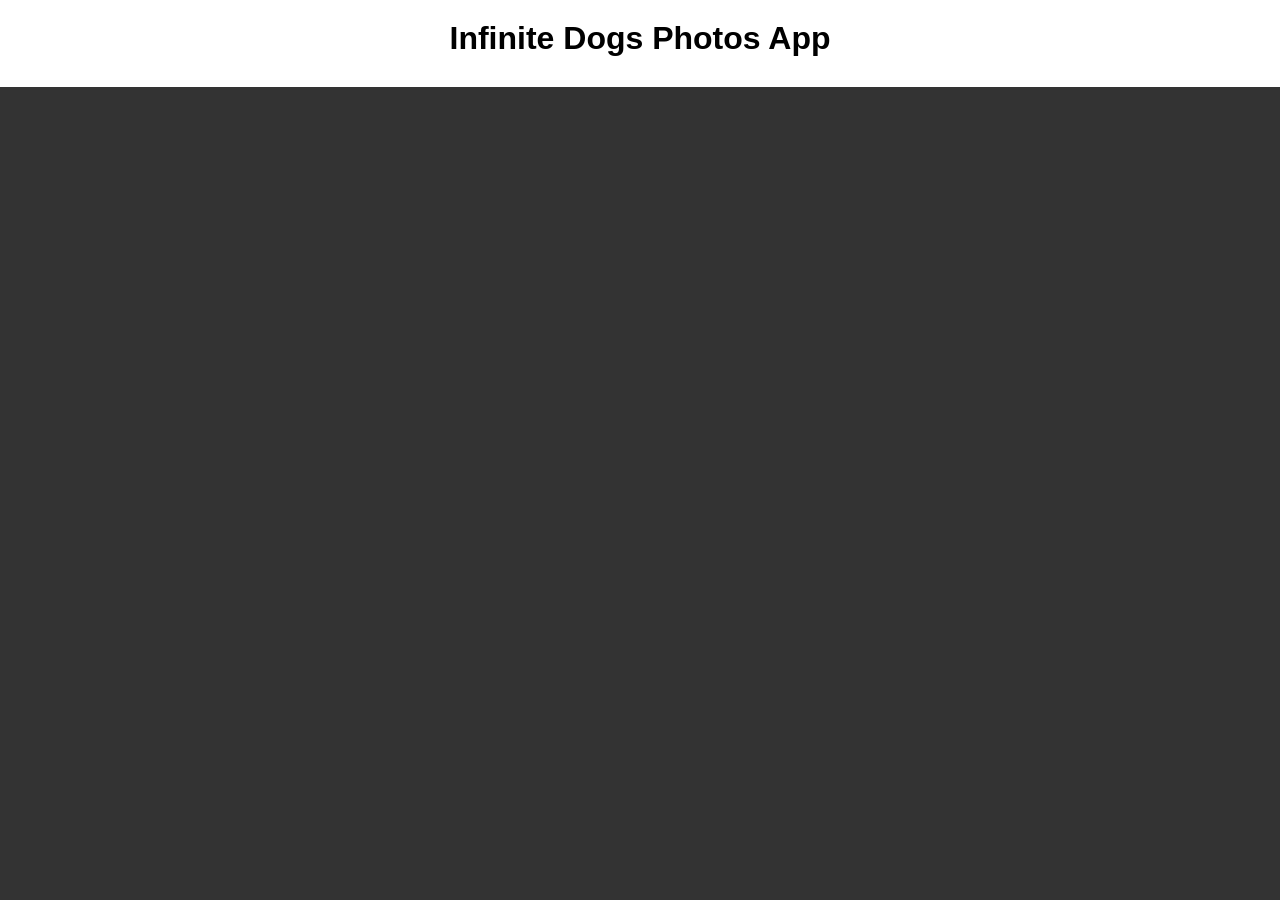
<file: dogs/index.html>
<!doctype html>
<html lang="en">
  <head>
    <meta charset="UTF-8" />
    <meta name="viewport" content="width=device-width, initial-scale=1.0" />
    <title>Infinite Dogs Photos App</title>
    <link rel="stylesheet" href="./style.css" />
  </head>
  <body>
    <main class="app">
      <header class="header">
        <h1>Infinite Dogs Photos App</h1>
        <div id="breed"></div>
      </header>
      <section class="slideShow" id="slideShow"></section>
    </main>
    <script src="./main.js"></script>
  </body>
</html>
</file>
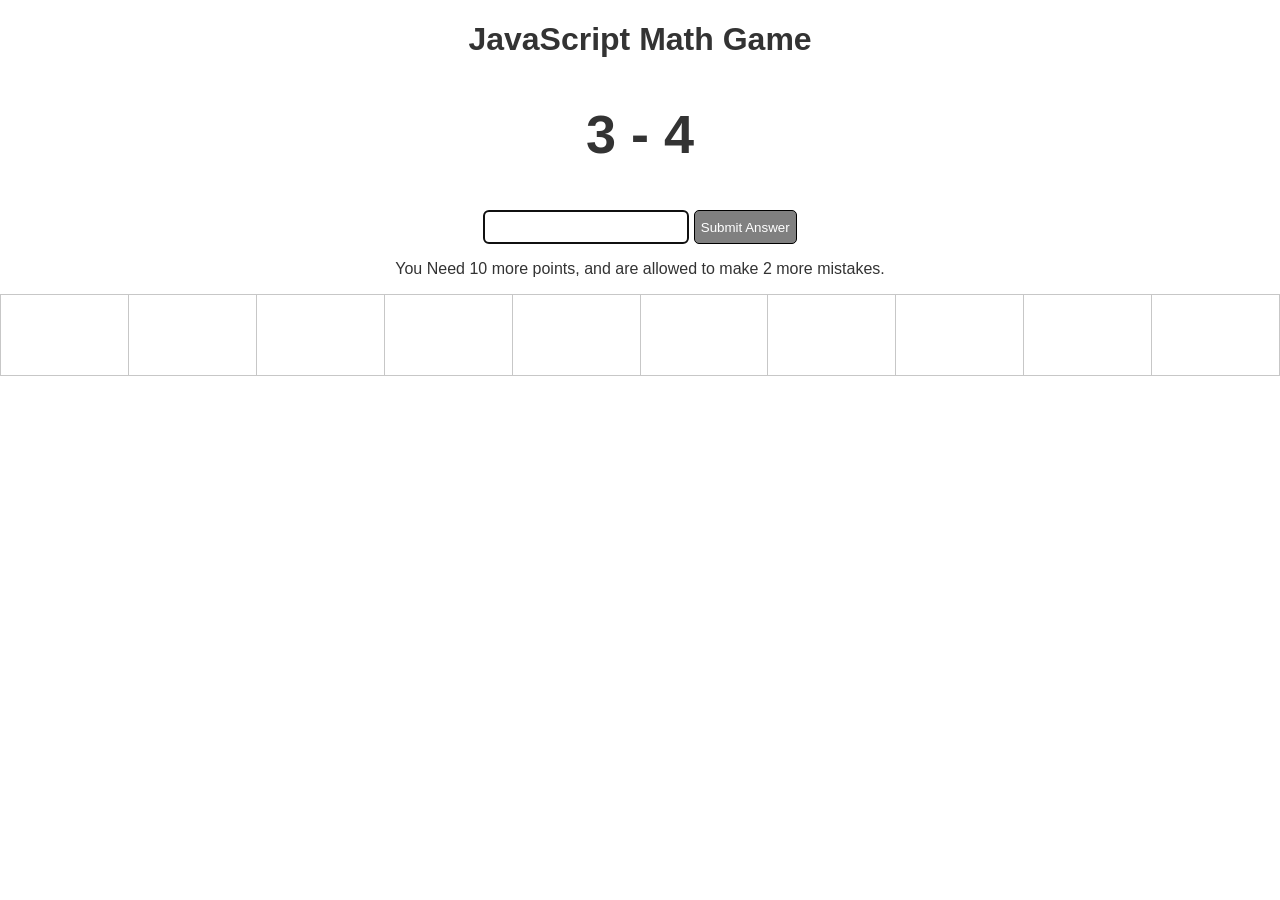
<file: game/index.html>
<!doctype html>
<html lang="en">
  <head>
    <meta charset="UTF-8" />
    <meta name="viewport" content="width=device-width, initial-scale=1.0" />
    <title>JavaScript Math Game</title>
    <link rel="stylesheet" href="./style.css" />
  </head>
  <body>
    <h1>JavaScript Math Game</h1>
    <section class="main-ui">
      <h2 class="question"></h2>
      <form action="" class="form">
        <input id="inputText" type="text" autocomplete="off" />
        <button>Submit Answer</button>
      </form>
      <p>
        You Need <span class="points-needed">10</span> more points, and are
        allowed to make <span class="mistakes-allowed">2</span> more mistakes.
      </p>
      <div class="progress">
        <div class="boxes">
          <div class="box"></div>
          <div class="box"></div>
          <div class="box"></div>
          <div class="box"></div>
          <div class="box"></div>
          <div class="box"></div>
          <div class="box"></div>
          <div class="box"></div>
          <div class="box"></div>
          <div class="box"></div>
        </div>
        <div class="progress-inner"></div>
      </div>
    </section>

    <div class="overlay">
      <div class="overlay-inner">
        <p class="end-message"></p>
        <button class="reset-button">Start Over</button>
      </div>
    </div>

    <script src="./main.js"></script>
  </body>
</html>
</file>
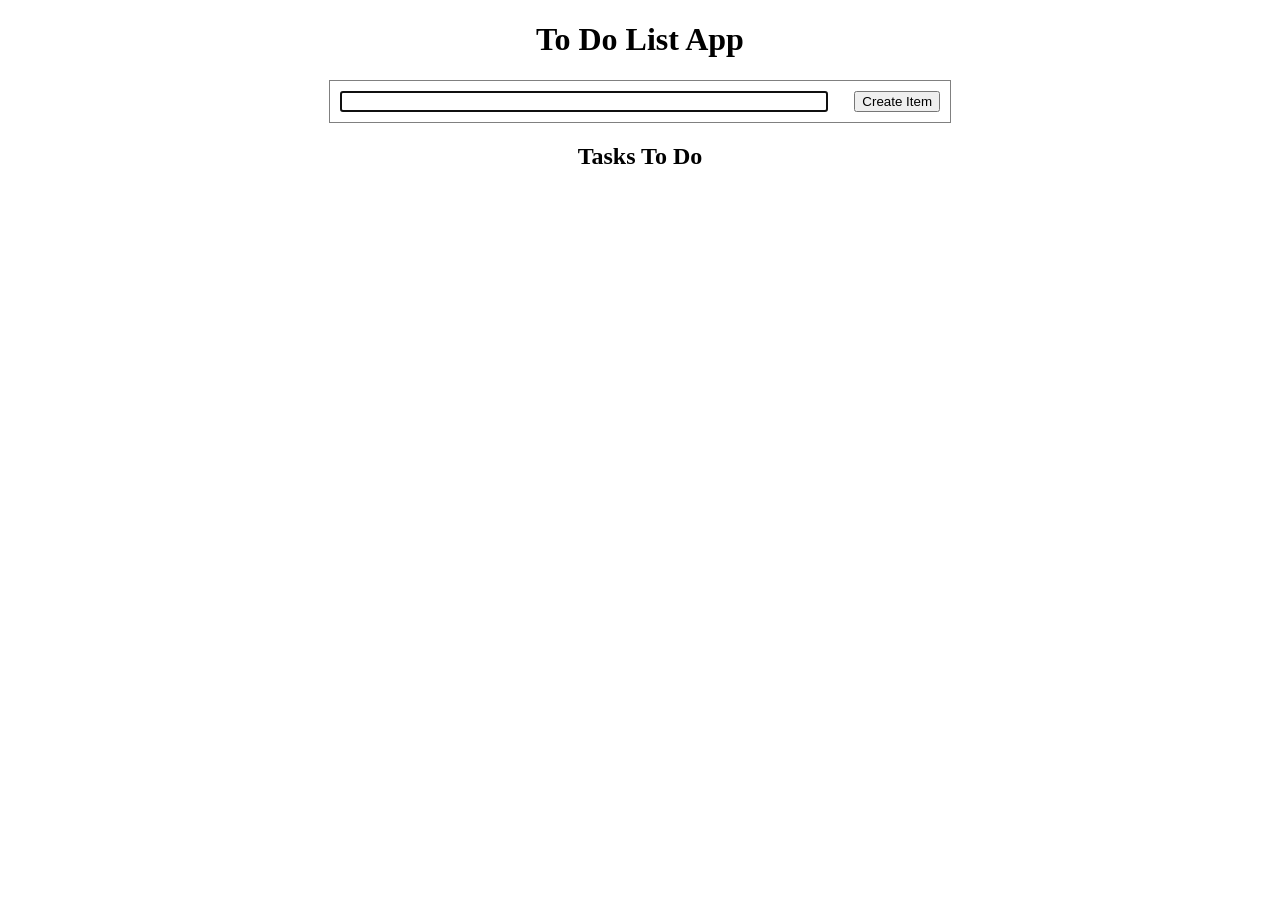
<file: todolist/index.html>
<!doctype html>
<html lang="en">
  <head>
    <meta charset="UTF-8" />
    <meta name="viewport" content="width=device-width, initial-scale=1.0" />
    <title>To Do List App</title>
    <link rel="stylesheet" href="./style.css" />
  </head>
  <body>
    <header>
      <h1>To Do List App</h1>
      <form id="tasksForm">
        <input id="tasksInput" type="text" autocomplete="off" />
        <button>Create Item</button>
      </form>
    </header>
    <main id="tasksContainer">
      <h2>Tasks To Do</h2>
      <div id="items">
        <!-- <div class="item"><span>Task1</span> <button>Delete</button></div> -->
      </div>
    </main>
    <script src="./main.js"></script>
  </body>
</html>
</file>
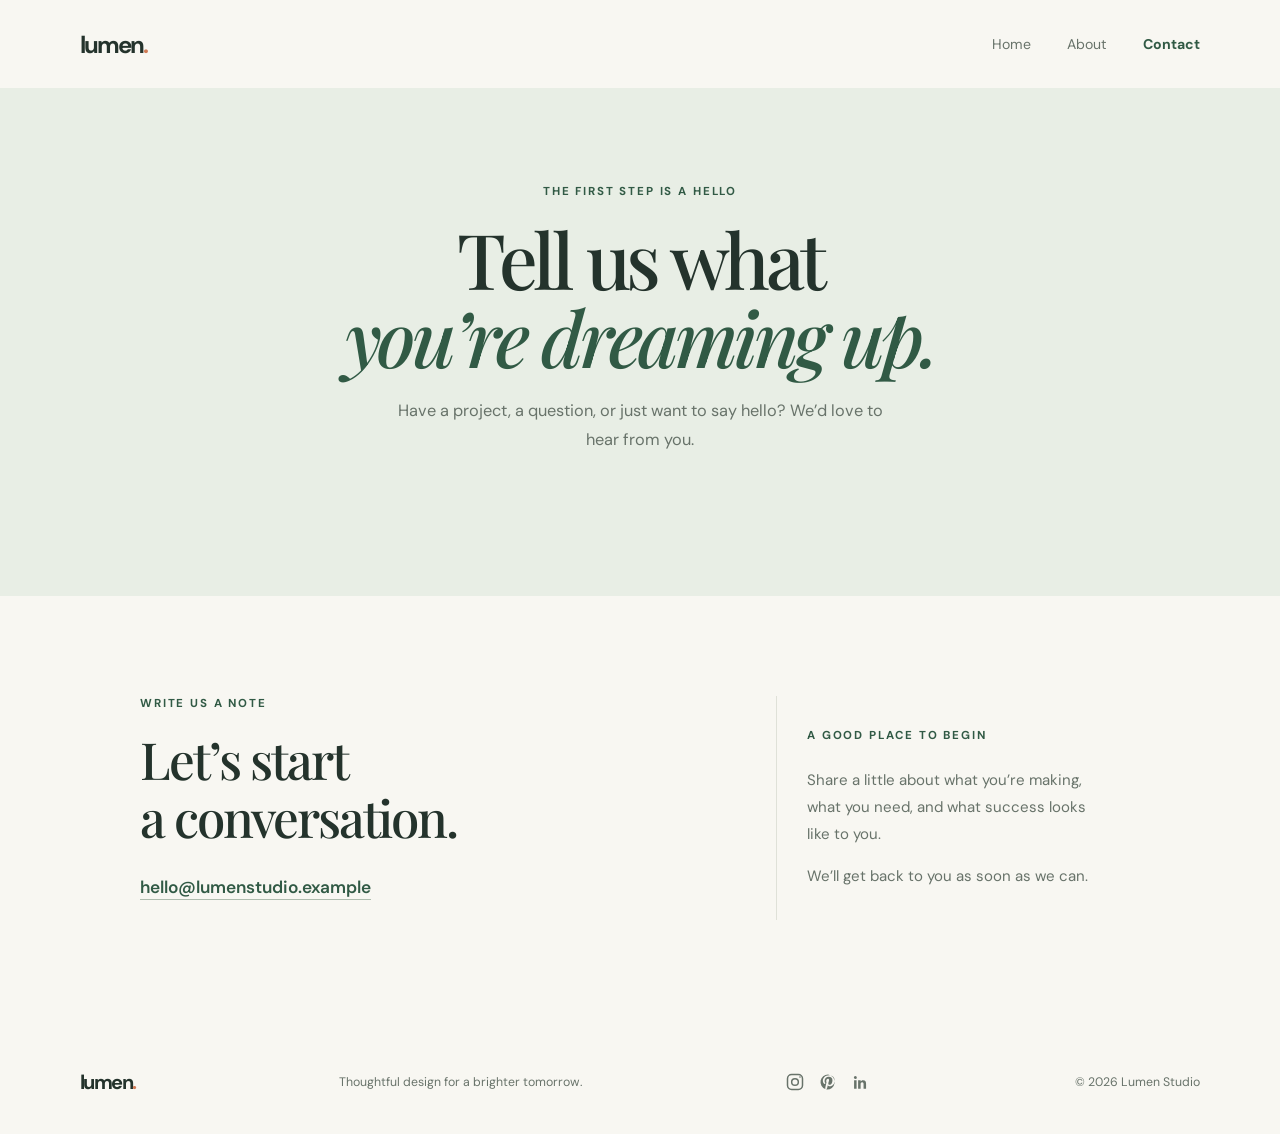
<file: contact.html>
<!doctype html>
<html lang="en">
  <head>
    <meta charset="UTF-8" />
    <meta name="viewport" content="width=device-width, initial-scale=1.0" />
    <meta
      name="description"
      content="Get in touch with Lumen Studio to talk about your next creative project."
    />
    <link rel="stylesheet" href="styles.css" />
    <title>Contact | Lumen Studio</title>
  </head>
  <body>
    <header class="site-header">
      <a class="brand" href="index.html" aria-label="Lumen Studio home">lumen<span>.</span></a>
      <nav class="site-nav" aria-label="Main navigation">
        <a href="index.html">Home</a>
        <a href="about.html">About</a>
        <a href="contact.html" aria-current="page">Contact</a>
      </nav>
    </header>

    <main>
      <section class="page-hero contact-hero">
        <p class="eyebrow">The first step is a hello</p>
        <h1>Tell us what<br /><span>you’re dreaming up.</span></h1>
        <p class="hero-copy">
          Have a project, a question, or just want to say hello? We’d love to hear from you.
        </p>
      </section>

      <section class="contact-details section-wrap">
        <div class="contact-card">
          <p class="eyebrow">Write us a note</p>
          <h2>Let’s start<br />a conversation.</h2>
          <a class="email-link" href="mailto:hello@lumenstudio.example">hello@lumenstudio.example</a>
        </div>
        <div class="contact-aside">
          <p class="eyebrow">A good place to begin</p>
          <p>Share a little about what you’re making, what you need, and what success looks like to you.</p>
          <p>We’ll get back to you as soon as we can.</p>
        </div>
      </section>
    </main>

    <footer class="site-footer">
      <a class="brand" href="index.html">lumen<span>.</span></a>
      <p>Thoughtful design for a brighter tomorrow.</p>
      <nav class="social-links" aria-label="Social media">
        <a href="https://www.instagram.com/" aria-label="Instagram">
          <svg viewBox="0 0 24 24" aria-hidden="true">
            <rect x="3" y="3" width="18" height="18" rx="5"></rect>
            <circle cx="12" cy="12" r="4"></circle>
            <circle class="social-icon-dot" cx="18" cy="6" r="1"></circle>
          </svg>
        </a>
        <a href="https://www.pinterest.com/" aria-label="Pinterest">
          <svg viewBox="0 0 24 24" aria-hidden="true">
            <path d="M12 3a9 9 0 0 0-3.28 17.38c-.03-.72-.01-1.58.18-2.36l1.32-5.6s-.33-.66-.33-1.63c0-1.53.89-2.68 2-2.68.95 0 1.41.71 1.41 1.56 0 .95-.61 2.38-.92 3.71-.26 1.11.56 2.01 1.65 2.01 1.98 0 3.31-2.54 3.31-5.55 0-2.29-1.54-4-4.34-4-3.16 0-5.12 2.36-5.12 4.99 0 .91.27 1.55.69 2.04.19.23.22.32.15.58l-.2.8c-.07.26-.29.35-.53.25-1.47-.6-2.15-2.21-2.15-4.02 0-2.99 2.52-6.57 7.52-6.57 4.02 0 6.67 2.91 6.67 6.03 0 4.13-2.3 7.21-5.69 7.21-1.14 0-2.21-.62-2.58-1.32l-.74 2.96c-.22.81-.66 1.62-1.06 2.25A9 9 0 1 0 12 3Z"></path>
          </svg>
        </a>
        <a href="https://www.linkedin.com/" aria-label="LinkedIn">
          <svg viewBox="0 0 24 24" aria-hidden="true">
            <path d="M5.2 8.4a1.8 1.8 0 1 0 0-3.6 1.8 1.8 0 0 0 0 3.6ZM3.7 10h3v10h-3V10Zm5 0h2.9v1.4h.04c.4-.76 1.38-1.56 2.84-1.56 3.04 0 3.6 2 3.6 4.6V20h-3v-4.92c0-1.18-.02-2.7-1.64-2.7-1.65 0-1.9 1.28-1.9 2.62V20h-3V10Z"></path>
          </svg>
        </a>
      </nav>
      <small>© 2026 Lumen Studio</small>
    </footer>
  </body>
</html>
</file>
<file: dogs/style.css>
body {
  margin: 0px;
  padding: 0px;
  width: 100%;
  height: 100%;
  font-family: sans-serif;
}
.app {
  height: 100vh;
  width: 100%;
  display: flex;
  flex-direction: column;
}
.header {
  text-align: center;
  padding: 20px 0px;
}
.header h1 {
  margin: 0px 0px 10px 0px;
}
select {
  font-family: sans-serif;
}
.slideShow {
  flex: 1;
  background-color: #333333;
  position: relative;
  overflow: hidden;
}
.slide {
  position: absolute;
  top: 0px;
  left: 0px;
  bottom: 0px;
  right: 0px;
  background-repeat: no-repeat;
  background-size: contain;
  background-position: center center;
  opacity: 0;
  transform: scale(1);
  transition: all 0.9s ease-out;
}
.slide:nth-last-child(2) {
  opacity: 1;
  transform: scale(1.08);
}
</file>
<file: game/style.css>
body {
  margin: 0px;
  padding: 0px;
  width: 100%;
  font-family: sans-serif;
  color: #333333;
}
h1,
.form,
.main-ui p {
  text-align: center;
}
.question {
  text-align: center;
  font-size: 54px;
}
.form input {
  border-radius: 5px;
  border: 1px solid gray;
  width: 200px;
  height: 30px;
}
.form button,
.reset-button {
  border-radius: 5px;
  border: 1px solid black;
  width: fit-content;
  height: 34px;
  background-color: gray;
  color: white;
}
.form button:hover,
.reset-button:hover {
  background-color: chocolate;
}
.boxes {
  display: flex;
  width: 100%;
}
.progress {
  border: 1px solid #c7c7c7;
  border-right: none;
  position: relative;
}
.progress-inner {
  position: absolute;
  top: 0px;
  bottom: 0px;
  width: 100%;
  background-color: #7ecc00;
  opacity: 0.57;
  transform: scaleX(0);
  transform-origin: center left;
  transition: transform 0.4s ease-in-out;
}
.box {
  height: 80px;
  border-right: 1px solid #c7c7c7;
  flex: 1;
}
.overlay {
  position: fixed;
  top: 0px;
  bottom: 0px;
  left: 0px;
  right: 0px;
  background-color: rgba(255, 255, 255, 0.82);
  display: flex;
  justify-content: center;
  align-items: center;
  opacity: 0;
  visibility: hidden;
  transition: all 0.33s ease-in-out;
  transform: scale(1.2);
}
.end-message {
  text-align: center;
  margin-left: -15px;
}
body.overlay-is-open .overlay {
  opacity: 1;
  visibility: visible;
  transform: scale(1);
}
body.overlay-is-open .main-ui {
  filter: blur(4px);
}
@keyframes showError {
  50% {
    color: red;
    transform: scale(1.1);
  }
  100% {
    color: #333333;
    transform: scale(1);
  }
}
.animate-worng {
  animation: 0.45s showError;
}
</file>
<file: todolist/style.css>
body {
  margin: 0px;
  padding: 0px;
  width: 100%;
}
h1,
#tasksForm,
#tasksContainer {
  text-align: center;
}
#tasksForm,
.item {
  margin: 10px auto;
  width: 600px;
  list-style-type: none;
  display: flex;
  justify-content: space-between;
  align-items: center;
  border: 1px solid gray;
  padding: 10px;
}
#tasksForm input {
  width: 80%;
}
</file>
<file: styles.css>
@import url("https://fonts.googleapis.com/css2?family=DM+Sans:wght@400;500;600;700&family=Playfair+Display:wght@500;600&display=swap");

:root {
  font-family: "DM Sans", sans-serif;
  color: #24332c;
  background: #f8f7f2;
  font-synthesis: none;
  text-rendering: optimizeLegibility;
  -webkit-font-smoothing: antialiased;
  -moz-osx-font-smoothing: grayscale;
  font-optical-sizing: auto;
  font-weight: 400;
  --green: #315a45;
  --muted: #68736a;
  --paper: #f8f7f2;
}

* {
  box-sizing: border-box;
}

body {
  margin: 0;
  min-width: 320px;
}

a {
  color: inherit;
}

.site-header,
.site-footer {
  display: flex;
  align-items: center;
  justify-content: space-between;
  width: min(1120px, calc(100% - 64px));
  margin: 0 auto;
}

.site-header {
  height: 88px;
}

.brand {
  color: #24332c;
  font-size: 1.5rem;
  font-weight: 700;
  letter-spacing: -0.08em;
  text-decoration: none;
}

.brand span {
  color: #d17b56;
}

.site-nav {
  display: flex;
  gap: 36px;
}

.site-nav a {
  color: #68736a;
  font-size: 0.88rem;
  text-decoration: none;
  transition: color 160ms ease;
}

.site-nav a:hover,
.site-nav a[aria-current="page"] {
  color: var(--green);
}

.site-nav a[aria-current="page"] {
  font-weight: 700;
}

.hero,
.page-hero {
  position: relative;
  overflow: hidden;
  padding: 118px 24px 130px;
  background: #e8eee5;
  text-align: center;
}

.hero::after {
  position: absolute;
  top: 48px;
  right: max(calc((100% - 1050px) / 2), 48px);
  width: 164px;
  height: 164px;
  border: 1px solid rgb(49 90 69 / 20%);
  border-radius: 50%;
  content: "";
}

.hero::before {
  position: absolute;
  top: 70px;
  right: max(calc((100% - 1050px) / 2 + 22px), 70px);
  width: 120px;
  height: 120px;
  border: 1px solid rgb(49 90 69 / 20%);
  border-radius: 50%;
  content: "";
}

.eyebrow {
  margin: 0 0 20px;
  color: var(--green);
  font-size: 0.72rem;
  font-weight: 700;
  letter-spacing: 0.16em;
  text-transform: uppercase;
}

h1,
h2,
h3,
p {
  margin-top: 0;
}

h1,
h2 {
  font-family: "Playfair Display", Georgia, serif;
  font-weight: 500;
}

.hero h1,
.page-hero h1 {
  margin-bottom: 20px;
  font-size: clamp(3.2rem, 7vw, 6rem);
  letter-spacing: -0.055em;
  line-height: 1.02;
}

.hero h1 span,
.page-hero h1 span {
  color: var(--green);
  font-style: italic;
}

.hero-copy {
  max-width: 490px;
  margin: 0 auto 30px;
  color: var(--muted);
  font-size: 1.02rem;
  line-height: 1.8;
}

.button {
  display: inline-flex;
  align-items: center;
  gap: 18px;
  padding: 14px 20px;
  border-radius: 3px;
  background: var(--green);
  color: white;
  font-size: 0.86rem;
  text-decoration: none;
  transition: background 160ms ease, transform 160ms ease;
}

.button:hover {
  transform: translateY(-2px);
  background: #254735;
}

.hero-note {
  position: absolute;
  right: max(calc((100% - 1040px) / 2), 32px);
  bottom: 44px;
  display: flex;
  align-items: center;
  gap: 10px;
  color: var(--muted);
  font-size: 0.7rem;
}

.note-line {
  width: 38px;
  height: 1px;
  background: #a7b4a8;
}

.section-wrap {
  width: min(1000px, calc(100% - 64px));
  margin: 0 auto;
}

.intro {
  padding-top: 100px;
  padding-bottom: 110px;
  text-align: center;
}

.intro h2,
.about-story h2,
.contact-card h2 {
  margin-bottom: 54px;
  font-size: clamp(2.2rem, 4vw, 3.5rem);
  letter-spacing: -0.04em;
  line-height: 1.12;
}

.service-grid,
.values-grid {
  display: grid;
  grid-template-columns: repeat(3, 1fr);
  gap: 22px;
  text-align: left;
}

.service-card {
  overflow: hidden;
  border: 1px solid #e5e6de;
  background: #fbfaf6;
}

.service-card-image {
  display: block;
  width: 100%;
  height: 190px;
  object-fit: cover;
}

.service-card > :not(.service-card-image) {
  margin-right: 27px;
  margin-left: 27px;
}

.service-card .card-number {
  margin-top: 24px;
}

.service-card p {
  margin-bottom: 27px;
}

.card-number {
  display: block;
  margin-bottom: 30px;
  color: #c57b5a;
  font-size: 0.75rem;
  font-weight: 700;
}

.service-card h3,
.values-grid h3 {
  margin-bottom: 10px;
  font-size: 1.05rem;
}

.service-card p,
.values-grid p {
  margin-bottom: 0;
  color: var(--muted);
  font-size: 0.88rem;
  line-height: 1.7;
}

.closing-banner {
  padding: 78px 24px 84px;
  background: #315a45;
  color: white;
  text-align: center;
}

.closing-banner .eyebrow {
  color: #c8d9c9;
}

.closing-banner h2 {
  margin-bottom: 24px;
  font-size: clamp(2.5rem, 5vw, 4.2rem);
  letter-spacing: -0.04em;
  line-height: 1.05;
}

.text-link {
  display: inline-flex;
  gap: 10px;
  align-items: center;
  padding-bottom: 5px;
  border-bottom: 1px solid rgb(255 255 255 / 55%);
  color: white;
  font-size: 0.88rem;
  text-decoration: none;
}

.site-footer {
  min-height: 104px;
  color: var(--muted);
}

.site-footer .brand {
  color: #24332c;
  font-size: 1.25rem;
}

.site-footer p,
.site-footer small {
  margin-bottom: 0;
  font-size: 0.77rem;
}

.social-links {
  display: flex;
  align-items: center;
  gap: 13px;
}

.social-links a {
  display: inline-flex;
  width: 20px;
  height: 20px;
  color: var(--muted);
  transition: color 160ms ease, transform 160ms ease;
}

.social-links a:hover {
  transform: translateY(-2px);
  color: var(--green);
}

.social-links svg {
  width: 100%;
  height: 100%;
}

.social-links svg path,
.social-links svg rect,
.social-links svg circle {
  fill: currentColor;
}

.social-links a:first-child svg rect,
.social-links a:first-child svg circle:not(.social-icon-dot) {
  fill: none;
  stroke: currentColor;
  stroke-width: 1.8;
}

.social-links a:first-child svg .social-icon-dot {
  stroke: none;
}

.page-hero {
  padding-top: 96px;
  padding-bottom: 105px;
}

.page-hero h1 {
  font-size: clamp(3.1rem, 6vw, 5.2rem);
}

.about-story {
  display: grid;
  grid-template-columns: 0.85fr 1fr 1fr;
  gap: 40px;
  align-items: start;
  padding-top: 105px;
  padding-bottom: 100px;
}

.about-photo {
  display: block;
  width: 100%;
  height: 340px;
  object-fit: cover;
}

.about-story h2,
.contact-card h2 {
  margin-bottom: 0;
}

.story-copy {
  padding-top: 36px;
  color: var(--muted);
  font-size: 0.98rem;
  line-height: 1.85;
}

.story-copy p:last-child {
  margin-bottom: 0;
}

.values-section {
  padding: 76px 0 88px;
  background: #eeeee7;
}

.values-section .eyebrow {
  margin-bottom: 38px;
}

.values-grid article {
  padding-right: 12px;
}

.values-grid .card-number {
  margin-bottom: 17px;
}

.contact-hero {
  padding-bottom: 112px;
}

.contact-details {
  display: grid;
  grid-template-columns: 1.2fr 0.8fr;
  gap: 90px;
  padding-top: 100px;
  padding-bottom: 110px;
}

.contact-card h2 {
  margin-bottom: 30px;
}

.email-link {
  color: var(--green);
  font-size: 1.08rem;
  font-weight: 600;
  text-decoration-color: #aebcae;
  text-underline-offset: 6px;
}

.contact-aside {
  align-self: center;
  padding: 30px;
  border-left: 1px solid #dfe1d8;
  color: var(--muted);
  font-size: 0.94rem;
  line-height: 1.8;
}

.contact-aside .eyebrow {
  color: var(--green);
}

.contact-aside p:last-child {
  margin-bottom: 0;
}

@media (max-width: 700px) {
  .site-header,
  .site-footer,
  .section-wrap {
    width: min(100% - 40px, 520px);
  }

  .site-header {
    height: 74px;
  }

  .site-nav {
    gap: 19px;
  }

  .site-nav a {
    font-size: 0.8rem;
  }

  .hero,
  .page-hero {
    padding: 94px 20px 100px;
  }

  .hero::before,
  .hero::after,
  .hero-note {
    display: none;
  }

  .hero-copy {
    font-size: 0.94rem;
  }

  .intro {
    padding-top: 75px;
    padding-bottom: 80px;
  }

  .intro h2 {
    margin-bottom: 36px;
  }

  .service-grid,
  .values-grid {
    grid-template-columns: 1fr;
    gap: 14px;
  }

  .service-card {
    min-height: auto;
  }

  .service-card .card-number {
    margin-bottom: 18px;
  }

  .about-story,
  .contact-details {
    grid-template-columns: 1fr;
    gap: 30px;
    padding-top: 75px;
    padding-bottom: 75px;
  }

  .story-copy {
    padding-top: 0;
  }

  .values-section {
    padding: 65px 0;
  }

  .values-grid article {
    padding: 14px 0;
  }

  .values-grid .card-number {
    margin-bottom: 12px;
  }

  .contact-aside {
    padding: 25px 0 0;
    border-top: 1px solid #dfe1d8;
    border-left: 0;
  }

  .site-footer {
    min-height: 94px;
    flex-wrap: wrap;
    gap: 10px 20px;
    padding: 20px 0;
  }

  .site-footer p {
    order: 1;
    width: 100%;
  }

  .about-photo {
    height: 280px;
  }
}

@media (max-width: 400px) {
  .site-header,
  .section-wrap,
  .site-footer {
    width: calc(100% - 32px);
  }

  .site-nav {
    gap: 13px;
  }
}
</file>
